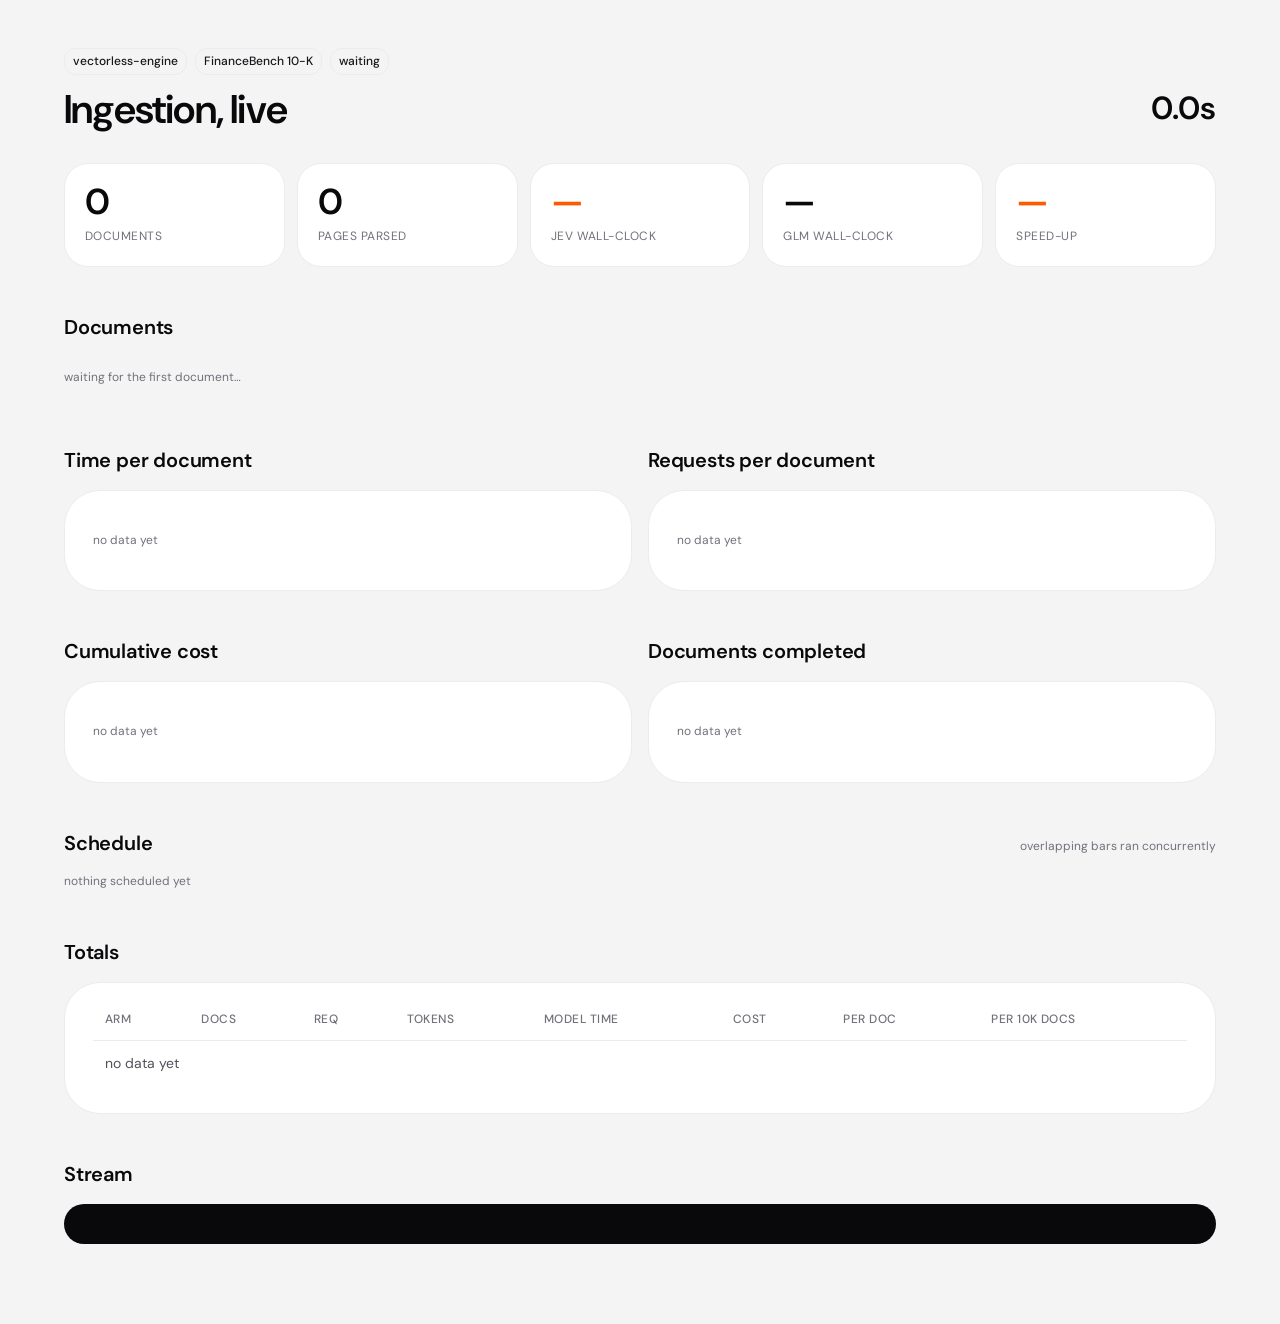
<file: cmd/ingestbench/dashboard/index.html>
<!doctype html>
<html lang="en">
<head>
<meta charset="utf-8">
<meta name="viewport" content="width=device-width, initial-scale=1">
<title>Vectorless ingestion — live</title>
<link rel="preconnect" href="https://fonts.googleapis.com">
<link rel="preconnect" href="https://fonts.gstatic.com" crossorigin>
<link href="https://fonts.googleapis.com/css2?family=DM+Sans:opsz,wght@9..40,300;9..40,400;9..40,500;9..40,600;9..40,700&display=swap" rel="stylesheet">
<link rel="stylesheet" href="style.css">
</head>
<body>
<div class="wrap">

  <header class="head">
    <div>
      <div class="eyebrow">
        <span class="badge badge-outline">vectorless-engine</span>
        <span class="badge badge-outline">FinanceBench 10-K</span>
        <span id="status"></span>
      </div>
      <h1>Ingestion, live</h1>
    </div>
    <div class="clock" id="clock">0.0s</div>
  </header>

  <section id="kpis" class="kpis"></section>

  <section class="section">
    <div class="sec-head"><h2>Documents</h2><span class="tiny" id="docsmeta"></span></div>
    <div id="docgrid" class="docgrid"></div>
  </section>

  <section class="section grid grid-2">
    <div>
      <div class="sec-head"><h2>Time per document</h2></div>
      <div class="card"><div id="chart-latency"></div></div>
    </div>
    <div>
      <div class="sec-head"><h2>Requests per document</h2></div>
      <div class="card"><div id="chart-requests"></div></div>
    </div>
  </section>

  <section class="section grid grid-2">
    <div>
      <div class="sec-head"><h2>Cumulative cost</h2></div>
      <div class="card"><div id="chart-cost"></div></div>
    </div>
    <div>
      <div class="sec-head"><h2>Documents completed</h2></div>
      <div class="card"><div id="chart-throughput"></div></div>
    </div>
  </section>

  <section class="section">
    <div class="sec-head"><h2>Schedule</h2><span class="tiny">overlapping bars ran concurrently</span></div>
    <div id="timeline"></div>
  </section>

  <section class="section">
    <div class="sec-head"><h2>Totals</h2></div>
    <div class="card" id="cost"></div>
  </section>

  <section class="section">
    <div class="sec-head"><h2>Stream</h2></div>
    <div class="log" id="log"></div>
  </section>

</div>
<script src="app.js"></script>
</body>
</html>
</file>
<file: cmd/ingestbench/dashboard/style.css>
/* Awesomic — editorial zinc grid with confetti-orange punctuation. */
:root {
  --color-obsidian: #09090b;
  --color-graphite: #18181b;
  --color-slate: #27272a;
  --color-iron: #3f3f46;
  --color-steel: #52525b;
  --color-fog: #71717a;
  --color-ash: #a1a1aa;
  --color-mist: #d4d4d8;
  --color-cloud: #ececee;
  --color-paper: #f4f4f5;
  --color-snow: #ffffff;
  --color-ember: #ff5a00;

  --font-cosmica: 'DM Sans', ui-sans-serif, system-ui, -apple-system,
    BlinkMacSystemFont, "Segoe UI", Roboto, sans-serif;

  --text-caption: 12px;  --leading-caption: 1.64;
  --text-body: 15px;     --leading-body: 1.45;
  --text-subheading: 20px;
  --text-heading-sm: 32px;
  --text-heading: 40px;  --leading-heading: 1.28;
  --text-display: 64px;  --leading-display: 1.12;

  --spacing-8: 8px;   --spacing-12: 12px; --spacing-16: 16px;
  --spacing-20: 20px; --spacing-24: 24px; --spacing-28: 28px;
  --spacing-32: 32px; --spacing-40: 40px; --spacing-48: 48px;
  --spacing-64: 64px; --spacing-80: 80px;

  --page-max-width: 1200px;
  --radius-cards: 36px;
  --radius-badges: 12px;
  --radius-buttons: 14px;
  --radius-pills: 10000px;

  --shadow-dark-btn:
    inset 0 0.5px 0 0 rgba(255,255,255,0.5),
    inset 0 9px 14px -5px rgba(117,123,133,0.4),
    0 0 0 1.5px rgb(44,46,52),
    0 4px 6px 0 rgba(0,0,0,0.14);
}

* { box-sizing: border-box; }

body {
  margin: 0;
  background: var(--color-paper);
  color: var(--color-graphite);
  font-family: var(--font-cosmica);
  font-size: var(--text-body);
  line-height: var(--leading-body);
  -webkit-font-smoothing: antialiased;
}

.wrap { max-width: var(--page-max-width); margin: 0 auto; padding: var(--spacing-48) var(--spacing-24) var(--spacing-80); }
.section { margin-top: var(--spacing-80); }
.section:first-child { margin-top: 0; }

/* --- type --- */
h1 { font-size: var(--text-display); line-height: var(--leading-display); font-weight: 600; color: var(--color-obsidian); margin: 0 0 var(--spacing-16); letter-spacing: -0.02em; }
h2 { font-size: var(--text-heading); line-height: var(--leading-heading); font-weight: 600; color: var(--color-obsidian); margin: 0 0 var(--spacing-8); letter-spacing: -0.01em; }
h3 { font-size: var(--text-subheading); font-weight: 600; color: var(--color-obsidian); margin: 0 0 var(--spacing-8); }
.lede { font-size: 18px; color: var(--color-steel); max-width: 68ch; margin: 0 0 var(--spacing-24); }
.muted { color: var(--color-steel); }
.tiny { font-size: var(--text-caption); line-height: var(--leading-caption); color: var(--color-fog); }

/* --- badges --- */
.badge { display: inline-flex; align-items: center; gap: 6px; border-radius: var(--radius-badges); padding: 4px 8px; font-size: 12px; font-weight: 500; }
.badge-outline { border: 1px solid var(--color-cloud); background: transparent; color: var(--color-graphite); }
.badge-filled  { background: var(--color-iron); color: #fafafa; }
.badge-ember   { background: var(--color-ember); color: #fff; }

/* --- cards --- */
.card { background: var(--color-snow); border: 1px solid var(--color-cloud); border-radius: var(--radius-cards); padding: var(--spacing-28); }
.card-dark { background: var(--color-slate); color: var(--color-snow); border: none; border-radius: var(--radius-cards); padding: var(--spacing-28); }
.card-dark h2, .card-dark h3 { color: var(--color-snow); }

.grid { display: grid; gap: var(--spacing-16); }
.grid-2 { grid-template-columns: repeat(2, 1fr); }
.grid-3 { grid-template-columns: repeat(3, 1fr); }
.grid-4 { grid-template-columns: repeat(4, 1fr); }
@media (max-width: 900px) { .grid-2, .grid-3, .grid-4 { grid-template-columns: 1fr; } }

/* --- stat blocks --- */
.stat-n { font-size: 56px; font-weight: 600; color: var(--color-obsidian); line-height: 1; letter-spacing: -0.02em; }
.stat-n.ember { color: var(--color-ember); }
.stat-l { font-size: 14px; color: var(--color-steel); margin-top: var(--spacing-8); }
.stat-sub { font-size: 12px; color: var(--color-fog); margin-top: 4px; }

/* --- table --- */
table { width: 100%; border-collapse: collapse; font-size: 14px; }
th { text-align: left; font-weight: 500; color: var(--color-fog); font-size: 12px; padding: 0 var(--spacing-12) var(--spacing-12); border-bottom: 1px solid var(--color-cloud); text-transform: uppercase; letter-spacing: 0.04em; }
td { padding: var(--spacing-12); border-bottom: 1px solid var(--color-cloud); color: var(--color-graphite); }
tr:last-child td { border-bottom: none; }
.num { font-variant-numeric: tabular-nums; }
.win { font-weight: 600; color: var(--color-obsidian); }

/* --- bars --- */
.bar-row { display: grid; grid-template-columns: 210px 1fr 130px; gap: var(--spacing-16); align-items: center; margin-bottom: var(--spacing-12); }
.bar-track { background: var(--color-paper); border: 1px solid var(--color-cloud); border-radius: var(--radius-pills); height: 28px; overflow: hidden; position: relative; }
.bar-fill { height: 100%; border-radius: var(--radius-pills); transition: width .6s cubic-bezier(.22,.61,.36,1); }
.bar-jev { background: var(--color-ember); }
.bar-gen { background: var(--color-iron); }
.bar-val { text-align: right; font-variant-numeric: tabular-nums; font-size: 14px; color: var(--color-graphite); }
.bar-lbl { font-size: 14px; color: var(--color-steel); overflow: hidden; text-overflow: ellipsis; white-space: nowrap; }

/* --- timeline --- */
.tl { position: relative; height: 260px; border: 1px solid var(--color-cloud); border-radius: 24px; background: var(--color-snow); overflow: hidden; }
.tl-lane { position: absolute; height: 18px; border-radius: var(--radius-pills); }
.tl-axis { position: absolute; bottom: 0; left: 0; right: 0; height: 24px; border-top: 1px solid var(--color-cloud); background: var(--color-paper); }
.tl-tick { position: absolute; font-size: 10px; color: var(--color-fog); top: 5px; transform: translateX(-50%); }

/* --- legend --- */
.legend { display: flex; gap: var(--spacing-20); align-items: center; margin-bottom: var(--spacing-16); }
.legend-item { display: flex; align-items: center; gap: 8px; font-size: 13px; color: var(--color-steel); }
.swatch { width: 12px; height: 12px; border-radius: 4px; }

/* --- log --- */
.log { background: var(--color-obsidian); border-radius: 24px; padding: var(--spacing-20); max-height: 320px; overflow-y: auto; font-family: ui-monospace, "SF Mono", Menlo, monospace; font-size: 12px; line-height: 1.7; color: var(--color-mist); }
.log .k { color: var(--color-ember); }
.log .d { color: var(--color-ash); }

.pill { display: inline-block; border-radius: var(--radius-pills); border: 1px solid var(--color-cloud); background: var(--color-snow); padding: 6px 14px; font-size: 13px; color: var(--color-iron); }
.note { border-left: 2px solid var(--color-ember); padding-left: var(--spacing-16); color: var(--color-steel); font-size: 14px; }

/* --- dashboard chrome --- */
.head { display:flex; justify-content:space-between; align-items:flex-end; gap:24px; margin-bottom:var(--spacing-32); }
.head h1 { font-size:var(--text-heading); line-height:1.1; margin:0; }
.eyebrow { display:flex; gap:8px; align-items:center; margin-bottom:var(--spacing-12); flex-wrap:wrap; }
.clock { font-size:var(--text-heading-sm); font-weight:600; color:var(--color-obsidian); font-variant-numeric:tabular-nums; }
.sec-head { display:flex; justify-content:space-between; align-items:baseline; margin-bottom:var(--spacing-16); gap:16px; }
.sec-head h2 { font-size:var(--text-subheading); margin:0; }
.section { margin-top:var(--spacing-48); }

.kpis { display:grid; grid-template-columns:repeat(5,1fr); gap:var(--spacing-12); }
@media (max-width:1000px){ .kpis{ grid-template-columns:repeat(2,1fr);} }
.kpi { background:var(--color-snow); border:1px solid var(--color-cloud); border-radius:24px; padding:var(--spacing-20); }
.kpi .v { font-size:36px; font-weight:600; color:var(--color-obsidian); line-height:1; font-variant-numeric:tabular-nums; letter-spacing:-0.02em; }
.kpi .v.ember { color:var(--color-ember); }
.kpi .l { font-size:12px; color:var(--color-fog); margin-top:8px; text-transform:uppercase; letter-spacing:.04em; }

/* --- document grid --- */
.docgrid { display:grid; grid-template-columns:repeat(auto-fill,minmax(240px,1fr)); gap:var(--spacing-12); }
.doc { background:var(--color-snow); border:1px solid var(--color-cloud); border-radius:20px; padding:var(--spacing-16); }
.doc.active { border-color:var(--color-ember); box-shadow:0 0 0 1px var(--color-ember); }
.doc.done { background:var(--color-snow); }
.doc .n { font-size:13px; font-weight:500; color:var(--color-graphite); white-space:nowrap; overflow:hidden; text-overflow:ellipsis; }
.doc .m { font-size:11px; color:var(--color-fog); margin-top:4px; font-variant-numeric:tabular-nums; }
.doc .track { height:6px; background:var(--color-paper); border-radius:999px; margin-top:10px; overflow:hidden; border:1px solid var(--color-cloud); }
.doc .fill { height:100%; border-radius:999px; transition:width .5s ease; }
.doc .arms { display:flex; gap:6px; margin-top:10px; flex-wrap:wrap; }
.chip { font-size:10px; padding:2px 7px; border-radius:999px; font-variant-numeric:tabular-nums; }
.chip.jev { background:rgba(255,90,0,.12); color:#b34000; }
.chip.gen { background:var(--color-paper); color:var(--color-steel); border:1px solid var(--color-cloud); }
.chip.run { background:var(--color-ember); color:#fff; }

@keyframes pulse { 0%,100%{opacity:1} 50%{opacity:.45} }
.pulsing { animation:pulse 1.4s ease-in-out infinite; }

/* --- svg charts --- */
svg.chart { width:100%; display:block; overflow:visible; }
.ax { stroke:var(--color-cloud); stroke-width:1; }
.axlbl { font-size:10px; fill:var(--color-fog); }
.slbl { font-size:11px; fill:var(--color-steel); }
</file>
